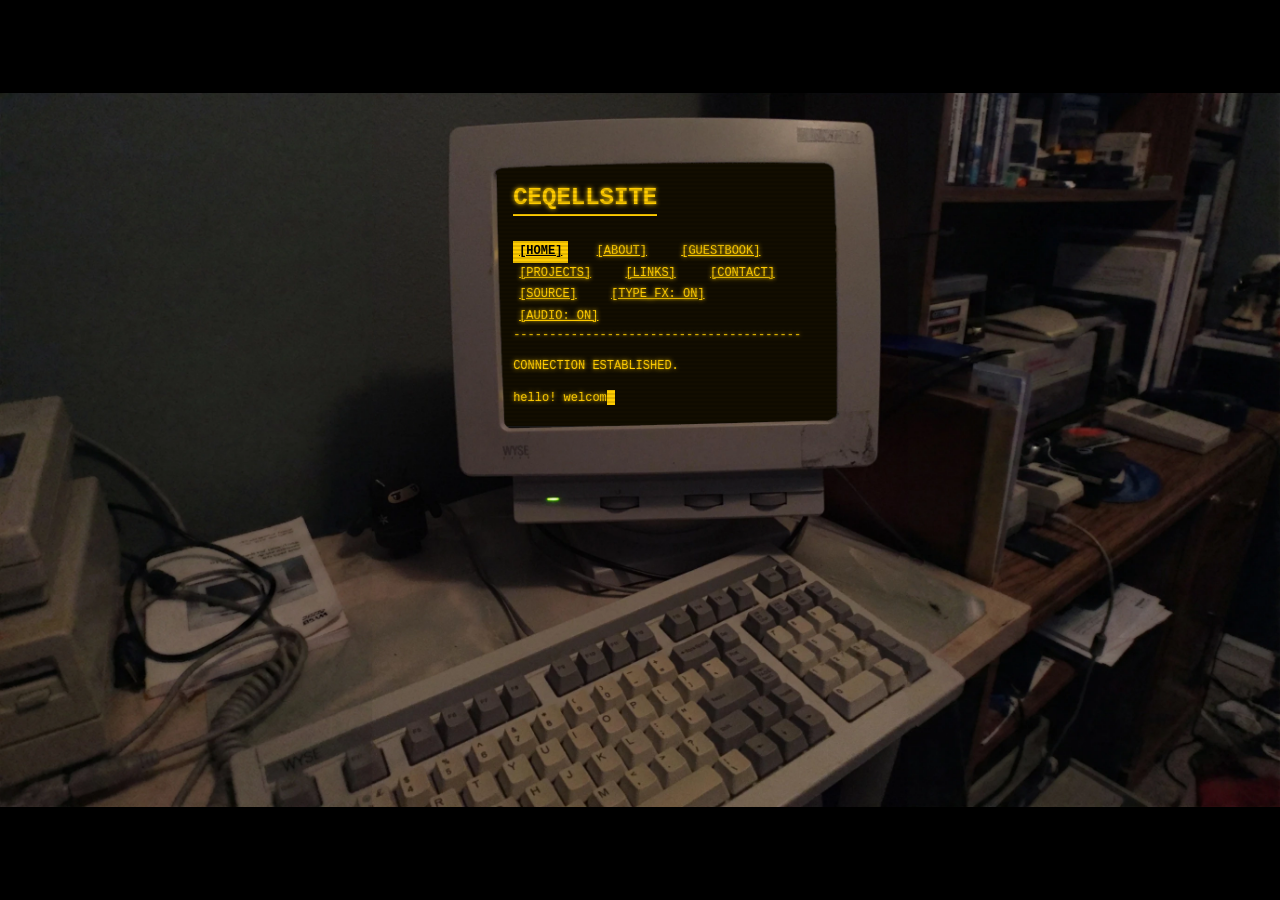
<file: index.html>
<!--
Copyright 2026 Ceqell

Licensed under the Apache License, Version 2.0 (the "License");
you may not use this file except in compliance with the License.
You may obtain a copy of the License at

    http://www.apache.org/licenses/LICENSE-2.0

Unless required by applicable law or agreed to in writing, software
distributed under the License is distributed on an "AS IS" BASIS,
WITHOUT WARRANTIES OR CONDITIONS OF ANY KIND, either express or implied.
See the License for the specific language governing permissions and
limitations under the License.
-->

<!DOCTYPE html>
<html lang="en">
<head>
    <meta charset="UTF-8">
    <meta name="viewport" content="width=device-width, initial-scale=1.0">
    <meta name="description" content="> USER: CEQELL // SYSTEM: ONLINE. welcome to my personal website i cooked up :PP">
    <link rel="icon" href="favicon.ico">
    <link rel="apple-touch-icon" href="cursoramberfinal.png">
    <title>ceqellsite</title>
    <style>
        /* --- RESET & BASE --- */
        * {
            box-sizing: border-box;
            margin: 0;
            padding: 0;
        }

        body {
            background-color: #000;
            height: 100vh;
            width: 100vw;
            overflow: hidden;
            display: flex;
            justify-content: center;
            align-items: center;
            font-family: 'Courier New', Courier, monospace;
        }

        /* --- CUSTOM TEXT SELECTION --- */
        ::selection {
            background-color: #ffcc00; /* The Amber Block */
            color: #000000;            /* The Text turns Black */
        }

        /* Firefox compatibility (optional but good practice) */
        ::-moz-selection {
            background-color: #ffcc00;
            color: #000000;
        }

		/* --- LAYOUT CONTAINER --- */
		.scene-container {
			position: relative;
			width: 100vw;
			height: 100vh;
			display: flex;
			justify-content: center;
			align-items: center;
			overflow: hidden; /* Prevents scrollbars */
		}

        /* The Monitor Overlay (Foreground) */
		.monitor-overlay {
			position: relative; /* Must be positioned for z-index to work */
			z-index: 20;
			width: 100%;
			height: 100%;
			display: block;
			pointer-events: none; /* Allows you to click text "through" the hole if needed */
		}

        /* --- NEW WRAPPER --- */
		.retro-container {
			position: relative;
    
			/* 1. YOUR EXACT IMAGE DIMENSIONS */
			--img-width: 2752; 
			--img-height: 1535;

			/* 2. THE MATH (Keeps the aspect ratio locked) */
			width: min(100vw, calc(100vh * (var(--img-width) / var(--img-height))));
			height: min(100vh, calc(100vw * (var(--img-height) / var(--img-width))));
		}

		/* --- THE MONITOR SCREEN --- */
		.monitor-screen {
			position: absolute;
			z-index: 1;
			overflow: hidden;
    
			/* CALCULATED VALUES FROM YOUR IMAGE */
			top: 9.75%;
			left: 38.53%;
			width: 26.94%;
			height: 37%;

			/* CRT Styling */
			background-color: #1a1a1a;
			border-radius: 2px; /* Slight rounded corner for CRT feel */
		}

        /* --- RETRO AESTHETICS --- */
        :root {
            --amber: #ffcc00; /* Yellowish/gold amber */
            --amber-dim: #997a00;
            --scanline-color: rgba(0, 0, 0, 0.5);
        }

        .crt-content {
            width: 100%;
            height: 100%;
            background-color: #120d00;
            color: var(--amber);
            padding: 20px;
            font-size: 12px;
            line-height: 1.3;
            overflow-y: auto;
            overflow-x: hidden;
            
            text-shadow: 0 0 2px var(--amber-dim), 0 0 5px var(--amber);
            scrollbar-width: thin;
            scrollbar-color: var(--amber) #120d00;
        }

        .crt-content::-webkit-scrollbar {
            width: 8px;
        }
        .crt-content::-webkit-scrollbar-track {
            background: #120d00;
        }
        .crt-content::-webkit-scrollbar-thumb {
            background-color: var(--amber);
            border: 1px solid #120d00;
        }

        /* Scanlines */
        .scanlines {
            position: absolute;
            top: 0;
            left: 0;
            width: 100%;
            height: 100%;
            background: linear-gradient(
                to bottom,
                rgba(255,255,255,0),
                rgba(255,255,255,0) 50%,
                rgba(0,0,0,0.2) 50%,
                rgba(0,0,0,0.2)
            );
            background-size: 100% 4px;
            pointer-events: none;
            z-index: 20;
            opacity: 0.6;
        }

        /* Flicker */
        .flicker {
            position: absolute;
            top: 0;
            left: 0;
            width: 100%;
            height: 100%;
            background: rgba(255, 176, 0, 0.02);
            opacity: 0;
            z-index: 21;
            pointer-events: none;
            animation: flicker 0.15s infinite;
        }

        @keyframes flicker {
            0% { opacity: 0.02; }
            50% { opacity: 0.05; }
            100% { opacity: 0.02; }
        }

        /* --- CONTENT STYLING --- */
        h1, h2, h3 {
            margin-bottom: 10px;
            text-transform: uppercase;
            border-bottom: 2px solid var(--amber);
            display: inline-block;
        }

        p {
            margin-bottom: 15px;
        }

        .nav-link {
            display: inline-block;
            margin-right: 15px;
            cursor: pointer;
            text-decoration: none;
            color: var(--amber);
            border: 1px solid transparent;
            padding: 2px 5px;
        }

        .nav-link:hover, .nav-link.active {
            background-color: var(--amber);
            color: #000;
            text-shadow: none;
            font-weight: bold;
        }

        .cursor {
            display: inline-block;
            width: 8px;
            height: 15px;
            background-color: var(--amber);
            animation: blink 1s step-end infinite;
            vertical-align: middle;
        }

        @keyframes blink {
            0%, 100% { opacity: 1; }
            50% { opacity: 0; }
        }

        .tab {
            display: inline-block;
            margin-left: 4em;
        }


        /* --- HYPERLINK STYLING --- */
        /* Target all links inside the content area */
        .crt-content a {
            color: #ffcc00;            /* Force Amber color */
            text-decoration: underline; /* Add the underline */
            text-decoration-thickness: 1px; /* Keep it crisp */
            cursor: pointer;
        }

        /* IMPORTANT: Fix the "Visited" link color (stops it turning purple) */
        .crt-content a:visited {
            color: #ffcc00;
        }

        /* Optional: Cool retro hover effect */
        .crt-content a:hover {
            background-color: #ffcc00; /* Amber block */
            color: #000;               /* Black text */
            text-decoration: none;
        }

        /* --- RETRO IMAGE STYLING --- */
        .crt-content img {
           max-width: 100%;       /* Prevent it from overflowing the screen */
           height: auto;          /* Maintain aspect ratio */
            display: block;        /* Put it on its own line */
          margin: 15px 0;        /* Space above and below */
          border: 2px solid #ffcc00; /* Amber border */

           /* THE MAGIC FILTER: Turns any image into "Amber Monochrome" */
           filter: grayscale(100%) sepia(100%) hue-rotate(5deg) saturate(400%) contrast(1.2);
    
          /* Optional: Add a subtle glow to the image too */
           box-shadow: 0 0 5px rgba(255, 204, 0, 0.5);

           /* Authentic "Low Res" look */
            image-rendering: pixelated; 
        }

        /* --- TEXT WRAPPING STYLES --- */
        .crt-content img.float-right {
           float: right;             /* The magic command */
           margin: 5px 0 15px 20px; /* Adds breathing room to the Right and Bottom */
           max-width: 40%;          /* Keep it small enough for text to fit next to it */
           display: inline;         /* Let it sit with text */
    
           /* Keep the retro border/filter from your main img rule */
          /* If you want to tweak it specifically for these small ones, add overrides here */
        }

        .crt-content img.float-left {
           float: left;             /* The magic command */
           margin: 5px 20px 15px 0; /* Adds breathing room to the Right and Bottom */
           max-width: 40%;          /* Keep it small enough for text to fit next to it */
           display: inline;         /* Let it sit with text */
    
           /* Keep the retro border/filter from your main img rule */
          /* If you want to tweak it specifically for these small ones, add overrides here */
        }

        figure.float-right {
          float: right;
          clear: right; /* Forces this image to drop below any previous right-floated images */
           margin: 5px 0 15px 20px; /* Space on right */
           max-width: 40%;
           
          display: table; /* Helps constrain width to image size */
        }

        figure.float-left {
         float: left;
         clear: left; /* Forces this image to drop below any previous left-floated images */
         margin: 5px 20px 15px 0; /* Space on left */
         max-width: 40%;
         
         display: table;
        }

        /* Style the image INSIDE the figure */
        figure img {
            width: 100%; /* Fill the figure container */
         height: auto;
         display: block;
         border: 2px solid #ffcc00; /* Your retro border */
            
         /* YOUR RETRO FILTER (Moved here) */ 
         filter: grayscale(100%) sepia(100%) hue-rotate(5deg) saturate(400%) contrast(1.2);
         box-shadow: 0 0 5px rgba(255, 204, 0, 0.5);
         image-rendering: pixelated; 
        }

        /* Style the Caption Text */
        figcaption {
         caption-side: bottom;
         color: #ffcc00;
         font-size: 0.9em; /* Slightly smaller than body text */
         padding-top: 5px;
         font-style: italic;
         text-align: center; /* Or 'left' if you prefer */
        }

        /* Optional: Clearfix (Prevents the next section from overlapping if text is too short) */
        .clearfix::after {
         content: "";
          clear: both;
          display: table;
        }


        /* Centering for images */
        .center { 
            display: block; 
            margin-left: auto; 
            margin-right: auto; 
            width: 50%; 
        } 

        /* --- RESPONSIVE MOBILE TWEAKS --- */
        @media (max-width: 768px) {
            /* TABLETS & LARGE PHONES */
    
            .crt-content {
                font-size: 11px; /* Courier New is wide, so we need to go small */
                padding: 10px;   /* Less padding = more room for text */
                line-height: 1.1;
            }

            .nav-link {
                margin-right: 5px;
                padding: 2px 2px;
                font-size: 10px; /* Navigation needs to be even smaller to fit */
            }

            h1 {
                font-size: 1.2em;
                margin-bottom: 5px;
            }
    
            /* Force images to stack on mobile (no room for side-by-side) */
            figure.float-right, figure.float-left {
                float: none;
                max-width: 80%; /* Let images take up most of the width */
                margin: 10px auto; /* Center them */
                display: block;
            }
        }

        /* --- SMALL PHONES (Portrait Mode) --- */
        @media (max-width: 480px) {

            /* 1. Enable Scrolling on the parent container */
            .scene-container {
                overflow: auto; /* Auto = Show scrollbars if image is too big */
                justify-content: flex-start; /* Align left so you scroll to the right */
                align-items: center; /* Keep it vertically centered */
            }

            /* 2. Size the monitor by Height, not Width */
            .retro-container {
                /* Make the monitor take up 55% of the screen height */
                height: 55vh; 
        
                /* Calculate the width naturally based on that height (No Squishing!) */
                width: calc(55vh * (var(--img-width) / var(--img-height)));
        
                /* Prevent flexbox from crushing it */
                flex-shrink: 0;
        
                /* Center it horizontally in the scroll area */
                margin: 0 auto;
            }

            /* 3. Text Sizing */
            .crt-content {
                /* Since the monitor is bigger now (zoomed in), we can bump the text up slightly */
                font-size: 10px; 
                padding: 5px;   
                line-height: 1.1; 
            }

            .nav-link {
                display: inline-block; 
                margin-right: 5px;
                font-size: 10px;
            }
    
            h1 {
                font-size: 1.2em;
            }
        }

        /* --- GUESTBOOK STYLING --- */
        .retro-form {
            margin-top: 15px;
            border: 1px dashed var(--amber);
            padding: 10px;
        }

        .retro-input, .retro-textarea {
            background-color: #000;
            color: var(--amber);
            border: 1px solid var(--amber);
            font-family: 'Courier New', Courier, monospace;
            font-size: 12px;
            padding: 5px;
            width: 100%;
            margin-bottom: 10px;
            outline: none;
            box-shadow: 0 0 5px rgba(255, 204, 0, 0.2);
        }

        .retro-textarea {
            resize: none;
            height: 60px;
        }

        .retro-input:focus, .retro-textarea:focus {
            background-color: #120d00;
            box-shadow: 0 0 8px var(--amber);
        }

        .retro-button {
            background-color: #000;
            color: var(--amber);
            border: 1px solid var(--amber);
            font-family: inherit;
            cursor: pointer;
            padding: 5px 15px;
            text-transform: uppercase;
        }

        .retro-button:hover {
            background-color: var(--amber);
            color: #000;
            font-weight: bold;
        }

        .guestbook-entry {
            margin-top: 15px;
            border-bottom: 1px dotted var(--amber-dim);
            padding-bottom: 5px;
        }

        .entry-meta {
            font-size: 0.9em;
            opacity: 0.8;
            margin-bottom: 3px;
        }

        /* --- 88x31 BUTTON GRID --- */
        .button-grid {
            display: flex;
            flex-wrap: wrap;
            gap: 5px; /* Space between buttons */
            margin-top: 15px;
            margin-bottom: 15px;
        }

        .button-grid img {
            width: 88px;
            height: 31px;
            margin: 0; /* Override your default img margin */
            border: 1px solid var(--amber-dim); /* Subtle border */
            /* NOTE: Your global img filter will automatically turn these amber! */
        }

        .button-grid a:hover {
            background-color: transparent; /* Prevent the amber block hover effect on images */
        }

        .button-grid a:hover img {
            border-color: var(--amber);
            box-shadow: 0 0 8px var(--amber);
        }

        .code-box {
            background-color: #000;
            color: var(--amber);
            border: 1px dashed var(--amber);
            padding: 5px;
            font-family: inherit;
            font-size: 10px;
            width: 100%;
            resize: none;
            height: 50px;
            margin-top: 5px;
        }
    </style>
</head>
<body>

	<audio id="bg-audio" src="computer_hum.mp3"></audio>

    <audio id="click-audio" src="mouse_click.mp3" preload="auto"></audio>

    <div class="scene-container" id="scene-container">
        <div class="retro-container">
			<!-- The Interactive Monitor Screen -->
			<div class="monitor-screen" id="monitor-box">
				<div class="scanlines"></div>
				<div class="flicker"></div>
            
				<div class="crt-content">
					<div id="header-area">
						<div>OS: WEBKIT_KERNEL_V4.2</div>
						<div>MEM: 64KB OK</div>
						<div><br></div>
						<h1>ceqellsite</h1>
						<div><br></div>
						<nav>
							<a class="nav-link active" data-target="home" onclick="navigate('home')">[HOME]</a>
							<a class="nav-link" data-target="about" onclick="navigate('about')">[ABOUT]</a>
                            <a class="nav-link" data-target="guestbook" onclick="navigate('guestbook')">[GUESTBOOK]</a>
							<a class="nav-link" data-target="projects" onclick="navigate('projects')">[PROJECTS]</a>
                            <a class="nav-link" data-target="links" onclick="navigate('links')">[LINKS]</a>
							<a class="nav-link" data-target="contact" onclick="navigate('contact')">[CONTACT]</a>
                            <a class="nav-link" data-target="sourcecode" onclick="navigate('sourcecode')">[SOURCE]</a>

                            <a class="nav-link" id="anim-toggle" onclick="toggleAnimation()">[TYPE_FX: ON]</a>
                            <a class="nav-link" id="audio-toggle" onclick="toggleAudio()">[AUDIO: ON]</a>
						</nav>
						<div>----------------------------------------</div>
						<div><br></div>
					</div>

                <div id="content-display"></div>
            </div>
        </div>

			<!-- The Monitor Overlay -->
			<img class="monitor-overlay" src="computerscreen.webp" alt="Retro Monitor Overlay">
		</div>
    </div>
	
    <script>

        /* --- AUDIO SYSTEM --- */
        const humAudio = document.getElementById("bg-audio");
        const clickSource = "mouse_click.mp3"; 

        // 1. SETUP BACKGROUND HUM
        const baseVolume = 0.5; // The normal volume level
        humAudio.volume = baseVolume; 

        /* --- AUDIO TOGGLE SYSTEM --- */
        let isAudioEnabled = true; // Default to ON

        function toggleAudio() {
            isAudioEnabled = !isAudioEnabled; // Flip state

            // 1. Update Button Text
            const btn = document.getElementById('audio-toggle');
            btn.innerText = isAudioEnabled ? "[AUDIO: ON]" : "[AUDIO: OFF]";

            // 2. Handle Background Hum
            // We use .muted instead of .pause so the loop keeps running silently
            humAudio.muted = !isAudioEnabled; 

            // 3. Play a confirmation click (only if we just turned it ON)
            if (isAudioEnabled) playClickSound();
        }

        // Custom Loop: When finished, go back to 10s
        humAudio.addEventListener('ended', function() {
            this.currentTime = 10; 
            this.play();           
        });

        // Attempt Auto-play
        const playPromise = humAudio.play();
        if (playPromise !== undefined) {
            playPromise.catch(error => {
                // If blocked, wait for first interaction
               document.addEventListener('click', () => {
                   humAudio.play();
               }, { once: true });
          });
       }

      /* --- NEW: FADE OUT ON TAB SWITCH --- */
      let fadeTimer;

      function fadeAudio(targetVolume) {
          // Clear any currently running fade to prevent "fighting"
          if (fadeTimer) clearInterval(fadeTimer);

          fadeTimer = setInterval(() => {
              let current = humAudio.volume;

              // If we are close enough to the target, snap to it and stop
              if (Math.abs(current - targetVolume) < 0.02) {
                  humAudio.volume = targetVolume;
                  clearInterval(fadeTimer);
              } else {
                  // Otherwise, move volume towards target by 0.02 step
                  if (current > targetVolume) {
                      humAudio.volume = Math.max(0, current - 0.02);
                  } else {
                      humAudio.volume = Math.min(baseVolume, current + 0.02);
                  }
              }
          }, 50); // Run every 50ms for a smooth fade
      }

        // 2. SETUP CLICK SOUNDS
        function playClickSound() {
            // We create a new Audio object for every click so they can overlap 
            // (if the user clicks fast, it won't cut off the previous sound)
            // Only play if audio is enabled!
            if (isAudioEnabled) {
                const sound = new Audio(clickSource);
                sound.volume = 0.3;
                sound.play();
            }
        }

        document.addEventListener("visibilitychange", () => {
          if (document.hidden) {
              fadeAudio(0); // Tab hidden? Fade to 0
          } else {
              fadeAudio(baseVolume); // Tab back? Fade to 0.5
          }
      });

        // Attach click sound to all nav links
        document.addEventListener('click', function(e) {
        // Check if the clicked element (or its parent) is an <a> tag
            if (e.target.closest('a')) {
                playClickSound();
            }
        });

       /* --- ANIMATION TOGGLE SYSTEM --- */
        let isAnimEnabled = true; 
        let currentPageId = 'home'; // NEW: Track the current page

      function toggleAnimation() {
            isAnimEnabled = !isAnimEnabled; // Flip the state
        
            // Update the button text
            const btn = document.getElementById('anim-toggle');
            btn.innerText = isAnimEnabled ? "[FX: ON]" : "[FX: OFF]";
        
            // Optional: Play click sound
            playClickSound();

            // NEW LOGIC: If we just turned it OFF, reload the page instantly
            if (!isAnimEnabled) {
                // Because isAnimEnabled is now false, calling this will 
                // trigger the "Instant Load" logic we wrote earlier.
                navigate(currentPageId);
            }

        }

        // --- CONTENT LOGIC ---
        const pages = {
            home: `CONNECTION ESTABLISHED.
            <br><br>
            hello! welcome to my website.<br>
            Use the navigation bar at the top to explore pages.
            <br><br>
            DATE: ${new Date().toLocaleDateString()}<br><br>
            
            <img src="./coolgifs/netscape.gif">`,
            about: `> LOAD BIO.HTML<br><br>
            <figure class="center" style="width: 100px;"><img src="ceqell.webp" alt="User Profile Picture"><figcaption>Hello, I'm Ceqell!</figcaption></figure><br>
            <figure class="float-right" style="width: 125px;"><img src="ceqellposter.webp" alt="My John D. Ceqell for Retro Dev Administrator campaign poster back in 2025"><figcaption>My John D. Ceqell for <a href="https://retro-dev.fandom.com/wiki/Administrators">Retro Dev Administrator</a> campaign poster I drew myself in <a href="https://www.aseprite.org/">Aseprite</a> back in 2025</figcaption></figure><br>
            Up until 2021-2022, I still used our old samsung family laptop which we considered our only computer that had an old 
            intel and 2GB of DDR3 to play mostly roblox games, and growing up in rural Thailand you're always surrounded by old and retro tech. So yeah, I kinda grew up to love these kinds
            of old, retro and vintage machines and software made way before I was even concieved. I always like breaking apart toys and other electronics and seeing how they all work with all the 
            circuit wires and what not, tinkering and then eventually making things as I grew older, it's been a nice journey so far.
            <br><br>
            STUFF I DO:<br>
            * HTML / CSS / JS<br>
            * ELECTRONICS<br>
            * SYSTEM ARCHITECTURE<br>
            * UNIX-LIKE OPERATING SYSTEMS<br>
            <figure><img src="mint1.webp" alt="mint1"></figure>
            <figure><img src="mint2.webp" alt="mint2"><figcaption>My Linux Mint 22.1 Xfce desktop</figcaption></figure><br>`,
            projects: `> LIST PROJECTS_DIR/<br><br>

            * <a href="https://github.com/Ceqell/pdf-duplicator-combiner" target="_blank" rel="noopener noreferrer">PDF-DUPLICATOR-COMBINER</a><br>
            Tool to duplicate the pages in the PDF files for free and can be used offline.<br><br>

            * <a href="https://github.com/Ceqell/rng-custom-mapper" target="_blank" rel="noopener noreferrer">RNG-CUSTOM-MAPPER</a><br>
            A lightweight, client-side tool to generate random number sequences and instantly map them to custom outputs.<br><br>
            
            * <a href="https://ceqell.me/pdf2png" target="_blank" rel="noopener noreferrer">PDF TO PNG TOOL</a><br>
            Convert PDF into high resolution PNGs.<br><br>`,
            contact: `> OPEN MAIL_CLIENT<br><br>

            EMAIL: <a href="mailto:ceqell@ceqell.me">ceqell@ceqell.me</a><br>
            GITHUB: <a href="https://github.com/Ceqell" target="_blank">https://github.com/Ceqell</a><br><br>

            TRANSMISSION END.<br>`,
            sourcecode: `> OPEN SRC.TXT<br><br>

            THIS WEBSITE IS LICENSED UNDER THE APACHE LICENSE 2.0.<br>
            THE SOURCE CODE AND LICENSE TEXT OF WHICH, CAN BE VIEWED HERE:<br><br>
            <a href="https://github.com/Ceqell/ceqell" class="tab" target="_blank">https://github.com/Ceqell/ceqell</a><br>`,
            guestbook: `> OPEN GUESTBOOK.EXE<br><br>
            Leave a message for the sysop.<br>
    
            <div class="retro-form">
                <input type="text" id="gb-name" class="retro-input" placeholder="ENTER NAME..." maxlength="20" autocomplete="off">
                <textarea id="gb-msg" class="retro-textarea" placeholder="ENTER MESSAGE..." maxlength="150"></textarea>
                <button class="retro-button" onclick="submitGuestbook()">[ SUBMIT ]</button>
                <span id="gb-status" style="margin-left: 10px;"></span>
            </div>

            <br>> READING SECTORS...
            <div id="guestbook-list">
                <!-- Entries will load here -->
            </div>`,
            links: `> OPEN NETWORK_LINKS.TXT<br><br>
            
            <div class="button-grid">
                <!-- Replace the hrefs and srcs with actual sites you like! -->
                <a href="https://neo-neighborhoods.neocities.org/" target="_blank"><img src="https://neo-neighborhoods.neocities.org/images/neobutton.gif" alt="Neocities"></a>
                <a href="https://frutigeraeroarchive.org/"><img src="https://frutigeraeroarchive.org/images/buttons/frutigeraeroarchive_button_alt.png" alt="Frutiger Aero Archive"></a>
                <a href="https://frutiger-aero.neocities.org/" target="_blank"><img src="https://frutiger-aero.neocities.org/img/Button.png" alt="frutigeraero"></a>
                <a href="https://bettysgraphics.neocities.org/" target="_blank"><img src="coolgifs/bettysgraphics.gif" alt="betty"></a>
            </div>

            <br>----------------------------------------<br><br>
            
            > ADD MY NODE TO YOUR SYSTEM:<br>
            COPY THE EXECUTABLE CODE BELOW:<br>
            <div style="margin: 15px 0;">
            <img src="coolgifs/ceqellbanner2.gif" alt="My Banner Preview" width="88" height="31" style="margin: 0 auto;">
            </div>
            <textarea class="code-box" readonly><a href="https://ceqell.me" target="_blank"><img src="https://ceqell.me/ceqellbanner2.gif" alt="ceqellsite" width="88" height="31"></a></textarea>
            `
        };

        const displayElement = document.getElementById('content-display');
    let currentTimeout; // To track and stop typing if user switches pages

    // The "Smart" Typing Function
    function typeHTML(htmlText) {
        let i = 0;
        let currentHTML = ''; // <-- NEW: Store the pristine HTML here
        displayElement.innerHTML = '<span class="cursor"></span>'; 

        function type() {
            if (i < htmlText.length) {
                let char = htmlText.charAt(i);

                // --- SMART SCROLL CHECK ---
                const container = document.querySelector('.crt-content');
                const shouldAutoScroll = (container.scrollHeight - container.scrollTop - container.clientHeight) < 50;

                // --- TYPING LOGIC ---
                if (char === '<') {
                    let tag = '';
                    while (htmlText.charAt(i) !== '>' && i < htmlText.length) {
                        tag += htmlText.charAt(i);
                        i++;
                    }
                    tag += '>'; 
                    i++; 
                    
                    // Update our pristine string, THEN write to DOM
                    currentHTML += tag;
                    displayElement.innerHTML = currentHTML + '<span class="cursor"></span>';
                    
                    type(); // Recursive call (don't wait)
                } 
                else {
                    // Update our pristine string, THEN write to DOM
                    currentHTML += char;
                    i++;
                    displayElement.innerHTML = currentHTML + '<span class="cursor"></span>';
                    
                    // --- APPLY SCROLL ---
                    if (shouldAutoScroll) {
                        container.scrollTop = container.scrollHeight;
                    }

                    currentTimeout = setTimeout(type, 15);
                }
            } else {
                // The text has finished typing entirely!
                if (currentPageId === 'guestbook') {
                    loadGuestbookEntries();
                }
            }
        }
        type();
    }

    /* --- UPDATED NAVIGATION FUNCTION --- */
    function navigate(pageId) {
        currentPageId = pageId;
        // 1. Update Links (Active State)
        const links = document.querySelectorAll('.nav-link');
        links.forEach(link => {
            // Don't mess with the FX button's active state, only page links
            if (link.id !== 'anim-toggle') {
                if (link.dataset.target === pageId) link.classList.add('active');
                else link.classList.remove('active');
            }
        });

        // 2. Clear any running typing loop immediately
        if (currentTimeout) clearTimeout(currentTimeout);

        // 3. Load Content
        if (pages[pageId]) {
            if (isAnimEnabled) {
                // OPTION A: Typing Animation (Old Way)
                typeHTML(pages[pageId]);
            } else {
                // OPTION B: Instant Load (New Way)
                // Just dump the text + cursor immediately
                displayElement.innerHTML = pages[pageId] + '<span class="cursor"></span>';
                
                // Force scroll to bottom to match the typing behavior behavior
                const container = document.querySelector('.crt-content');
                container.scrollTop = container.scrollHeight;
                if (currentPageId === 'guestbook') {
                    loadGuestbookEntries();
                }
            }
        }
    }

    window.onload = function() {
        navigate('home');
    };

    // --- GUESTBOOK LOGIC ---
    async function loadGuestbookEntries() {
        const list = document.getElementById('guestbook-list');
        if (!list) return;

        try {
            const response = await fetch('/api/guestbook');
            const entries = await response.json();
        
            list.innerHTML = ''; // Clear loading text
        
            if (entries.length === 0) {
                list.innerHTML = 'NO RECORDS FOUND.';
                return;
            }

            entries.forEach(entry => {
                // Format the date
                const dateStr = new Date(entry.timestamp).toLocaleDateString();
            
                // Prevent XSS attacks by creating text nodes
                const div = document.createElement('div');
                div.className = 'guestbook-entry';
            
                const meta = document.createElement('div');
                meta.className = 'entry-meta';
                meta.innerText = `USER: ${entry.name} | DATE: ${dateStr}`;
            
                const msg = document.createElement('div');
                msg.innerText = `> ${entry.message}`;
            
                div.appendChild(meta);
                div.appendChild(msg);
                list.appendChild(div);
            });
        } catch (e) {
            list.innerHTML = 'ERROR: UNABLE TO ESTABLISH CONNECTION TO DATABASE SERVER.';
        }
    }

    async function submitGuestbook() {
        const nameInput = document.getElementById('gb-name');
        const msgInput = document.getElementById('gb-msg');
        const status = document.getElementById('gb-status');

        const name = nameInput.value.trim();
        const message = msgInput.value.trim();

        if (!name || !message) {
            status.innerText = "ERR: MISSING PARAMETERS";
            setTimeout(() => status.innerText = "", 2000);
            return;
        }

        status.innerText = "TRANSMITTING...";

        try {
            const response = await fetch('/api/guestbook', {
                method: 'POST',
                headers: { 'Content-Type': 'application/json' },
                body: JSON.stringify({ name, message })
            });

            if (response.ok) {
                status.innerText = "ACK RECEIVED.";
                nameInput.value = '';
                msgInput.value = '';
                // Reload the entries to show the new one
                loadGuestbookEntries();
                setTimeout(() => status.innerText = "", 3000);
            } else {
                status.innerText = "ERR: SERVER REJECTED.";
            }
        } catch (e) {
            status.innerText = "ERR: TX FAILED.";
        }
    }

    </script>
	
</body>
</html>
</file>
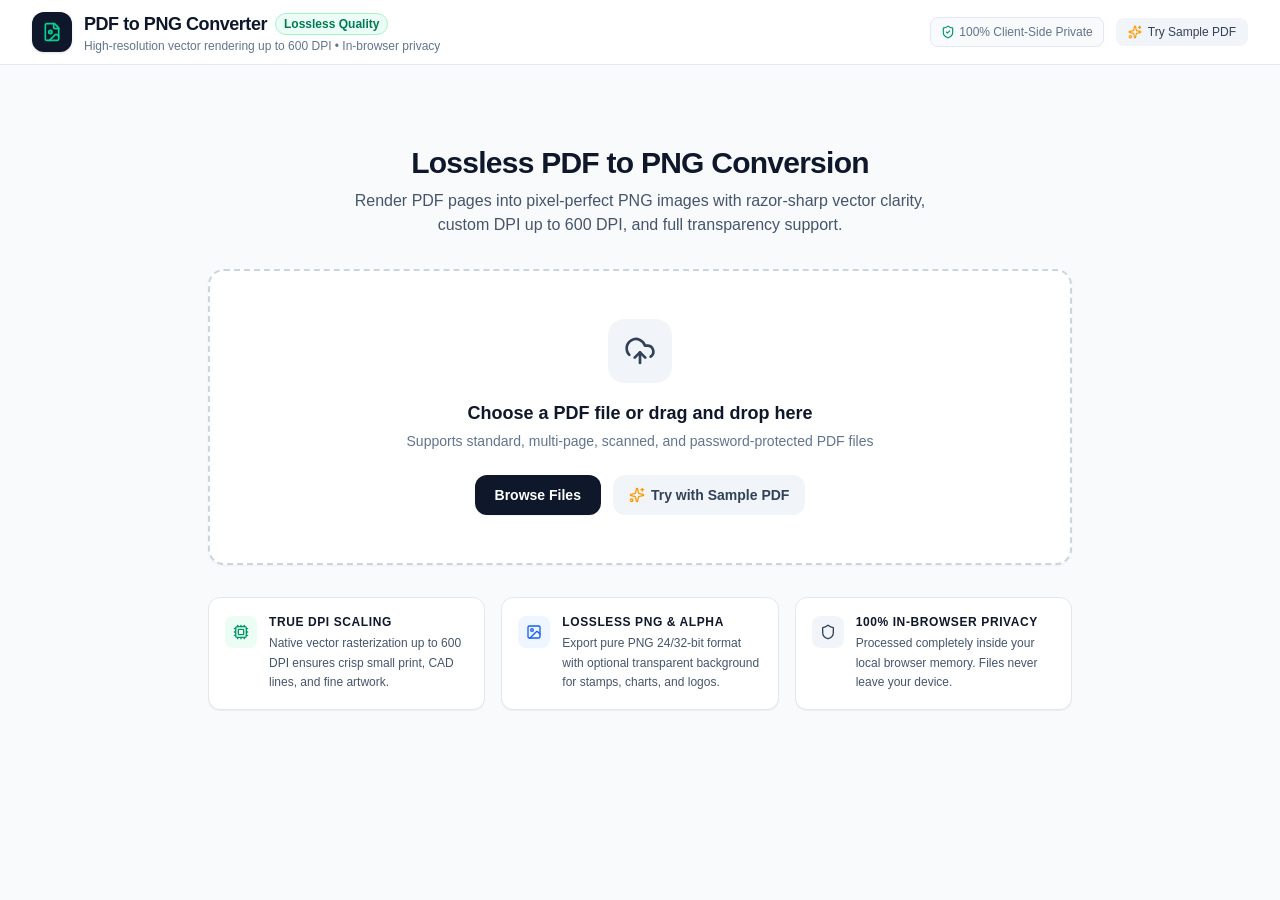
<file: deprecated_pdf2png/index.html>
<!doctype html>
<html lang="en">
  <head>
    <meta charset="UTF-8" />
    <meta name="viewport" content="width=device-width, initial-scale=1.0" />
    <title>PDF to PNG Converter</title>
    <meta name="description" content="High-resolution, lossless in-browser PDF to PNG converter with custom DPI and batch export." />
    <meta property="og:title" content="PDF to PNG Converter" />
    <meta property="og:description" content="High-resolution, lossless in-browser PDF to PNG converter with custom DPI and batch export." />
    <meta property="og:type" content="website" />
    <meta name="twitter:card" content="summary_large_image" />
    <script type="module" crossorigin src="./assets/index-DgwVWb3A.js"></script>
    <link rel="stylesheet" crossorigin href="./assets/index-Ojx9QfQe.css">
  </head>
  <body>
    <div id="root"></div>
  </body>
</html>
</file>
<file: deprecated_pdf2png/assets/index-Ojx9QfQe.css>
/*! tailwindcss v4.3.3 | MIT License | https://tailwindcss.com */@layer properties{@supports (((-webkit-hyphens:none)) and (not (margin-trim:inline))) or ((-moz-orient:inline) and (not (color:rgb(from red r g b)))){*,:before,:after,::backdrop{--tw-translate-x:0;--tw-translate-y:0;--tw-translate-z:0;--tw-rotate-x:initial;--tw-rotate-y:initial;--tw-rotate-z:initial;--tw-skew-x:initial;--tw-skew-y:initial;--tw-space-y-reverse:0;--tw-space-x-reverse:0;--tw-border-style:solid;--tw-leading:initial;--tw-font-weight:initial;--tw-tracking:initial;--tw-shadow:0 0 #0000;--tw-shadow-color:initial;--tw-shadow-alpha:100%;--tw-inset-shadow:0 0 #0000;--tw-inset-shadow-color:initial;--tw-inset-shadow-alpha:100%;--tw-ring-color:initial;--tw-ring-shadow:0 0 #0000;--tw-inset-ring-color:initial;--tw-inset-ring-shadow:0 0 #0000;--tw-ring-inset:initial;--tw-ring-offset-width:0px;--tw-ring-offset-color:#fff;--tw-ring-offset-shadow:0 0 #0000;--tw-outline-style:solid;--tw-blur:initial;--tw-brightness:initial;--tw-contrast:initial;--tw-grayscale:initial;--tw-hue-rotate:initial;--tw-invert:initial;--tw-opacity:initial;--tw-saturate:initial;--tw-sepia:initial;--tw-drop-shadow:initial;--tw-drop-shadow-color:initial;--tw-drop-shadow-alpha:100%;--tw-drop-shadow-size:initial;--tw-backdrop-blur:initial;--tw-backdrop-brightness:initial;--tw-backdrop-contrast:initial;--tw-backdrop-grayscale:initial;--tw-backdrop-hue-rotate:initial;--tw-backdrop-invert:initial;--tw-backdrop-opacity:initial;--tw-backdrop-saturate:initial;--tw-backdrop-sepia:initial;--tw-duration:initial;--tw-ease:initial;--tw-scale-x:1;--tw-scale-y:1;--tw-scale-z:1}}}@layer theme{:root,:host{--font-sans:-apple-system, BlinkMacSystemFont, "Segoe UI", Roboto, "Helvetica Neue", "Noto Sans", Arial, sans-serif, "Apple Color Emoji", "Segoe UI Emoji", "Segoe UI Symbol", "Noto Color Emoji";--font-mono:ui-monospace, SFMono-Regular, Menlo, Monaco, Consolas, "Liberation Mono", "Courier New", monospace;--color-red-50:oklch(97.1% .013 17.38);--color-red-100:oklch(93.6% .032 17.717);--color-red-600:oklch(57.7% .245 27.325);--color-amber-50:oklch(98.7% .022 95.277);--color-amber-200:oklch(92.4% .12 95.746);--color-amber-400:oklch(82.8% .189 84.429);--color-amber-500:oklch(76.9% .188 70.08);--color-amber-600:oklch(66.6% .179 58.318);--color-amber-700:oklch(55.5% .163 48.998);--color-amber-800:oklch(47.3% .137 46.201);--color-emerald-50:oklch(97.9% .021 166.113);--color-emerald-100:oklch(95% .052 163.051);--color-emerald-200:oklch(90.5% .093 164.15);--color-emerald-400:oklch(76.5% .177 163.223);--color-emerald-500:oklch(69.6% .17 162.48);--color-emerald-600:oklch(59.6% .145 163.225);--color-emerald-700:oklch(50.8% .118 165.612);--color-emerald-800:oklch(43.2% .095 166.913);--color-emerald-950:oklch(26.2% .051 172.552);--color-blue-50:oklch(97% .014 254.604);--color-blue-400:oklch(70.7% .165 254.624);--color-blue-600:oklch(54.6% .245 262.881);--color-rose-50:oklch(96.9% .015 12.422);--color-rose-200:oklch(89.2% .058 10.001);--color-rose-400:oklch(71.2% .194 13.428);--color-rose-600:oklch(58.6% .253 17.585);--color-slate-50:oklch(98.4% .003 247.858);--color-slate-100:oklch(96.8% .007 247.896);--color-slate-200:oklch(92.9% .013 255.508);--color-slate-300:oklch(86.9% .022 252.894);--color-slate-400:oklch(70.4% .04 256.788);--color-slate-500:oklch(55.4% .046 257.417);--color-slate-600:oklch(44.6% .043 257.281);--color-slate-700:oklch(37.2% .044 257.287);--color-slate-800:oklch(27.9% .041 260.031);--color-slate-900:oklch(20.8% .042 265.755);--color-slate-950:oklch(12.9% .042 264.695);--color-white:#fff;--spacing:.25rem;--container-sm:24rem;--container-md:28rem;--container-xl:36rem;--container-4xl:56rem;--container-7xl:80rem;--text-xs:.75rem;--text-xs--line-height:calc(1 / .75);--text-sm:.875rem;--text-sm--line-height:calc(1.25 / .875);--text-base:1rem;--text-base--line-height: 1.5 ;--text-lg:1.125rem;--text-lg--line-height:calc(1.75 / 1.125);--text-2xl:1.5rem;--text-2xl--line-height:calc(2 / 1.5);--text-3xl:1.875rem;--text-3xl--line-height: 1.2 ;--font-weight-medium:500;--font-weight-semibold:600;--font-weight-bold:700;--font-weight-extrabold:800;--tracking-tight:-.025em;--tracking-wider:.05em;--leading-relaxed:1.625;--radius-sm:.25rem;--radius-md:.375rem;--radius-lg:.5rem;--radius-xl:.75rem;--radius-2xl:1rem;--ease-out:cubic-bezier(0, 0, .2, 1);--animate-spin:spin 1s linear infinite;--blur-xs:4px;--default-transition-duration:.15s;--default-transition-timing-function:cubic-bezier(.4, 0, .2, 1);--default-font-family:var(--font-sans);--default-mono-font-family:var(--font-mono)}}@layer base{*,:after,:before,::backdrop{box-sizing:border-box;border:0 solid;margin:0;padding:0}::file-selector-button{box-sizing:border-box;border:0 solid;margin:0;padding:0}html,:host{-webkit-text-size-adjust:100%;-moz-tab-size:4;tab-size:4;line-height:1.5;font-family:var(--default-font-family,-apple-system, BlinkMacSystemFont, "Segoe UI", Roboto, "Helvetica Neue", "Noto Sans", Arial, sans-serif, "Apple Color Emoji", "Segoe UI Emoji", "Segoe UI Symbol", "Noto Color Emoji");font-feature-settings:var(--default-font-feature-settings,normal);font-variation-settings:var(--default-font-variation-settings,normal);-webkit-tap-highlight-color:transparent}hr{height:0;color:inherit;border-top-width:1px}abbr:where([title]){-webkit-text-decoration:underline dotted;text-decoration:underline dotted}h1,h2,h3,h4,h5,h6{font-size:inherit;font-weight:inherit}a{color:inherit;-webkit-text-decoration:inherit;text-decoration:inherit}b,strong{font-weight:bolder}code,kbd,samp,pre{font-family:var(--default-mono-font-family,ui-monospace, SFMono-Regular, Menlo, Monaco, Consolas, "Liberation Mono", "Courier New", monospace);font-feature-settings:var(--default-mono-font-feature-settings,normal);font-variation-settings:var(--default-mono-font-variation-settings,normal);font-size:1em}small{font-size:80%}sub,sup{vertical-align:baseline;font-size:75%;line-height:0;position:relative}sub{bottom:-.25em}sup{top:-.5em}table{text-indent:0;border-color:inherit;border-collapse:collapse}:-moz-focusring:where(:not(iframe)){outline:auto}progress{vertical-align:baseline}summary{display:list-item}ol,ul,menu{list-style:none}img,svg,video,canvas,audio,iframe,embed,object{vertical-align:middle;display:block}img,video{max-width:100%;height:auto}button,input,select,optgroup,textarea{font:inherit;font-feature-settings:inherit;font-variation-settings:inherit;letter-spacing:inherit;color:inherit;opacity:1;background-color:#0000;border-radius:0}::file-selector-button{font:inherit;font-feature-settings:inherit;font-variation-settings:inherit;letter-spacing:inherit;color:inherit;opacity:1;background-color:#0000;border-radius:0}:where(select:is([multiple],[size])) optgroup{font-weight:bolder}:where(select:is([multiple],[size])) optgroup option{padding-inline-start:20px}::file-selector-button{margin-inline-end:4px}::placeholder{opacity:1}@supports (not ((-webkit-appearance:-apple-pay-button))) or (contain-intrinsic-size:1px){::placeholder{color:currentColor}@supports (color:color-mix(in lab,red,red)){::placeholder{color:color-mix(in oklab,currentcolor 50%,transparent)}}}textarea{resize:vertical}::-webkit-search-decoration{-webkit-appearance:none}::-webkit-date-and-time-value{min-height:1lh;text-align:inherit}::-webkit-datetime-edit{display:inline-flex}::-webkit-datetime-edit-fields-wrapper{padding:0}::-webkit-datetime-edit{padding-block:0}::-webkit-datetime-edit-year-field{padding-block:0}::-webkit-datetime-edit-month-field{padding-block:0}::-webkit-datetime-edit-day-field{padding-block:0}::-webkit-datetime-edit-hour-field{padding-block:0}::-webkit-datetime-edit-minute-field{padding-block:0}::-webkit-datetime-edit-second-field{padding-block:0}::-webkit-datetime-edit-millisecond-field{padding-block:0}::-webkit-datetime-edit-meridiem-field{padding-block:0}::-webkit-calendar-picker-indicator{line-height:1}:-moz-ui-invalid{box-shadow:none}button,input:where([type=button],[type=reset],[type=submit]){-webkit-appearance:button;-moz-appearance:button;appearance:button}::file-selector-button{-webkit-appearance:button;-moz-appearance:button;appearance:button}::-webkit-inner-spin-button{height:auto}::-webkit-outer-spin-button{height:auto}[hidden]:where(:not([hidden=until-found])){display:none!important}}@layer components;@layer utilities{.pointer-events-auto{pointer-events:auto}.pointer-events-none{pointer-events:none}.invisible{visibility:hidden}.visible{visibility:visible}.absolute{position:absolute}.fixed{position:fixed}.relative{position:relative}.static{position:static}.sticky{position:sticky}.inset-0{top:0;right:0;bottom:0;left:0}.top-0{top:0}.top-1\/2{top:50%}.right-4{right:calc(var(--spacing) * 4)}.right-5{right:calc(var(--spacing) * 5)}.bottom-5{bottom:calc(var(--spacing) * 5)}.left-4{left:calc(var(--spacing) * 4)}.z-20{z-index:20}.z-30{z-index:30}.z-50{z-index:50}.mx-auto{margin-inline:auto}.mt-0\.5{margin-top:calc(var(--spacing) * .5)}.mt-1{margin-top:var(--spacing)}.mt-2{margin-top:calc(var(--spacing) * 2)}.mt-8{margin-top:calc(var(--spacing) * 8)}.mb-2{margin-bottom:calc(var(--spacing) * 2)}.mb-3{margin-bottom:calc(var(--spacing) * 3)}.mb-8{margin-bottom:calc(var(--spacing) * 8)}.ml-1{margin-left:var(--spacing)}.ml-2{margin-left:calc(var(--spacing) * 2)}.block{display:block}.flex{display:flex}.grid{display:grid}.hidden{display:none}.inline{display:inline}.inline-flex{display:inline-flex}.table{display:table}.h-2{height:calc(var(--spacing) * 2)}.h-3{height:calc(var(--spacing) * 3)}.h-3\.5{height:calc(var(--spacing) * 3.5)}.h-4{height:calc(var(--spacing) * 4)}.h-5{height:calc(var(--spacing) * 5)}.h-6{height:calc(var(--spacing) * 6)}.h-8{height:calc(var(--spacing) * 8)}.h-9{height:calc(var(--spacing) * 9)}.h-10{height:calc(var(--spacing) * 10)}.h-14{height:calc(var(--spacing) * 14)}.h-16{height:calc(var(--spacing) * 16)}.h-full{height:100%}.max-h-\[82vh\]{max-height:82vh}.max-h-\[340px\]{max-height:340px}.max-h-full{max-height:100%}.min-h-\[220px\]{min-height:220px}.min-h-screen{min-height:100vh}.w-3{width:calc(var(--spacing) * 3)}.w-3\.5{width:calc(var(--spacing) * 3.5)}.w-4{width:calc(var(--spacing) * 4)}.w-5{width:calc(var(--spacing) * 5)}.w-6{width:calc(var(--spacing) * 6)}.w-8{width:calc(var(--spacing) * 8)}.w-9{width:calc(var(--spacing) * 9)}.w-10{width:calc(var(--spacing) * 10)}.w-16{width:calc(var(--spacing) * 16)}.w-full{width:100%}.max-w-4xl{max-width:var(--container-4xl)}.max-w-7xl{max-width:var(--container-7xl)}.max-w-\[85vw\]{max-width:85vw}.max-w-\[120px\]{max-width:120px}.max-w-\[150px\]{max-width:150px}.max-w-\[240px\]{max-width:240px}.max-w-full{max-width:100%}.max-w-md{max-width:var(--container-md)}.max-w-sm{max-width:var(--container-sm)}.max-w-xl{max-width:var(--container-xl)}.min-w-0{min-width:0}.flex-1{flex:1}.shrink-0{flex-shrink:0}.origin-center{transform-origin:50%}.-translate-y-1\/2{--tw-translate-y: -50% ;translate:var(--tw-translate-x) var(--tw-translate-y)}.scale-\[1\.008\]{scale:1.008}.transform{transform:var(--tw-rotate-x,) var(--tw-rotate-y,) var(--tw-rotate-z,) var(--tw-skew-x,) var(--tw-skew-y,)}.animate-spin{animation:var(--animate-spin)}.cursor-not-allowed{cursor:not-allowed}.cursor-pointer{cursor:pointer}.grid-cols-1{grid-template-columns:repeat(1,minmax(0,1fr))}.grid-cols-2{grid-template-columns:repeat(2,minmax(0,1fr))}.flex-col{flex-direction:column}.flex-wrap{flex-wrap:wrap}.items-center{align-items:center}.items-start{align-items:flex-start}.justify-between{justify-content:space-between}.justify-center{justify-content:center}.justify-end{justify-content:flex-end}.gap-2{gap:calc(var(--spacing) * 2)}.gap-3{gap:calc(var(--spacing) * 3)}.gap-4{gap:calc(var(--spacing) * 4)}:where(.space-y-2>:not(:last-child)){--tw-space-y-reverse:0;margin-block-start:calc(calc(var(--spacing) * 2) * var(--tw-space-y-reverse));margin-block-end:calc(calc(var(--spacing) * 2) * calc(1 - var(--tw-space-y-reverse)))}:where(.space-y-3>:not(:last-child)){--tw-space-y-reverse:0;margin-block-start:calc(calc(var(--spacing) * 3) * var(--tw-space-y-reverse));margin-block-end:calc(calc(var(--spacing) * 3) * calc(1 - var(--tw-space-y-reverse)))}:where(.space-y-4>:not(:last-child)){--tw-space-y-reverse:0;margin-block-start:calc(calc(var(--spacing) * 4) * var(--tw-space-y-reverse));margin-block-end:calc(calc(var(--spacing) * 4) * calc(1 - var(--tw-space-y-reverse)))}:where(.space-y-6>:not(:last-child)){--tw-space-y-reverse:0;margin-block-start:calc(calc(var(--spacing) * 6) * var(--tw-space-y-reverse));margin-block-end:calc(calc(var(--spacing) * 6) * calc(1 - var(--tw-space-y-reverse)))}:where(.space-x-1>:not(:last-child)){--tw-space-x-reverse:0;margin-inline-start:calc(var(--spacing) * var(--tw-space-x-reverse));margin-inline-end:calc(var(--spacing) * calc(1 - var(--tw-space-x-reverse)))}:where(.space-x-1\.5>:not(:last-child)){--tw-space-x-reverse:0;margin-inline-start:calc(calc(var(--spacing) * 1.5) * var(--tw-space-x-reverse));margin-inline-end:calc(calc(var(--spacing) * 1.5) * calc(1 - var(--tw-space-x-reverse)))}:where(.space-x-2>:not(:last-child)){--tw-space-x-reverse:0;margin-inline-start:calc(calc(var(--spacing) * 2) * var(--tw-space-x-reverse));margin-inline-end:calc(calc(var(--spacing) * 2) * calc(1 - var(--tw-space-x-reverse)))}:where(.space-x-2\.5>:not(:last-child)){--tw-space-x-reverse:0;margin-inline-start:calc(calc(var(--spacing) * 2.5) * var(--tw-space-x-reverse));margin-inline-end:calc(calc(var(--spacing) * 2.5) * calc(1 - var(--tw-space-x-reverse)))}:where(.space-x-3>:not(:last-child)){--tw-space-x-reverse:0;margin-inline-start:calc(calc(var(--spacing) * 3) * var(--tw-space-x-reverse));margin-inline-end:calc(calc(var(--spacing) * 3) * calc(1 - var(--tw-space-x-reverse)))}.self-start{align-self:flex-start}.truncate{text-overflow:ellipsis;white-space:nowrap;overflow:hidden}.overflow-auto{overflow:auto}.overflow-hidden{overflow:hidden}.rounded{border-radius:.25rem}.rounded-2xl{border-radius:var(--radius-2xl)}.rounded-full{border-radius:3.40282e38px}.rounded-lg{border-radius:var(--radius-lg)}.rounded-md{border-radius:var(--radius-md)}.rounded-sm{border-radius:var(--radius-sm)}.rounded-xl{border-radius:var(--radius-xl)}.border{border-style:var(--tw-border-style);border-width:1px}.border-2{border-style:var(--tw-border-style);border-width:2px}.border-3{border-style:var(--tw-border-style);border-width:3px}.border-t{border-top-style:var(--tw-border-style);border-top-width:1px}.border-b{border-bottom-style:var(--tw-border-style);border-bottom-width:1px}.border-dashed{--tw-border-style:dashed;border-style:dashed}.border-amber-200{border-color:var(--color-amber-200)}.border-emerald-200{border-color:var(--color-emerald-200)}.border-emerald-500{border-color:var(--color-emerald-500)}.border-emerald-800{border-color:var(--color-emerald-800)}.border-red-100{border-color:var(--color-red-100)}.border-rose-200{border-color:var(--color-rose-200)}.border-slate-100{border-color:var(--color-slate-100)}.border-slate-200{border-color:var(--color-slate-200)}.border-slate-300{border-color:var(--color-slate-300)}.border-slate-700{border-color:var(--color-slate-700)}.border-slate-800{border-color:var(--color-slate-800)}.border-slate-900{border-color:var(--color-slate-900)}.border-white{border-color:var(--color-white)}.border-t-transparent{border-top-color:#0000}.bg-amber-50{background-color:var(--color-amber-50)}.bg-blue-50{background-color:var(--color-blue-50)}.bg-emerald-50{background-color:var(--color-emerald-50)}.bg-emerald-50\/50{background-color:#ecfdf580}@supports (color:color-mix(in lab,red,red)){.bg-emerald-50\/50{background-color:color-mix(in oklab,var(--color-emerald-50) 50%,transparent)}}.bg-emerald-100{background-color:var(--color-emerald-100)}.bg-emerald-400{background-color:var(--color-emerald-400)}.bg-emerald-500{background-color:var(--color-emerald-500)}.bg-emerald-600{background-color:var(--color-emerald-600)}.bg-emerald-950\/70{background-color:#002c22b3}@supports (color:color-mix(in lab,red,red)){.bg-emerald-950\/70{background-color:color-mix(in oklab,var(--color-emerald-950) 70%,transparent)}}.bg-red-50{background-color:var(--color-red-50)}.bg-rose-50{background-color:var(--color-rose-50)}.bg-slate-50{background-color:var(--color-slate-50)}.bg-slate-100{background-color:var(--color-slate-100)}.bg-slate-200\/70{background-color:#e2e8f0b3}@supports (color:color-mix(in lab,red,red)){.bg-slate-200\/70{background-color:color-mix(in oklab,var(--color-slate-200) 70%,transparent)}}.bg-slate-300{background-color:var(--color-slate-300)}.bg-slate-800{background-color:var(--color-slate-800)}.bg-slate-900{background-color:var(--color-slate-900)}.bg-slate-900\/30{background-color:#0f172b4d}@supports (color:color-mix(in lab,red,red)){.bg-slate-900\/30{background-color:color-mix(in oklab,var(--color-slate-900) 30%,transparent)}}.bg-slate-900\/80{background-color:#0f172bcc}@supports (color:color-mix(in lab,red,red)){.bg-slate-900\/80{background-color:color-mix(in oklab,var(--color-slate-900) 80%,transparent)}}.bg-slate-950{background-color:var(--color-slate-950)}.bg-slate-950\/60{background-color:#02061899}@supports (color:color-mix(in lab,red,red)){.bg-slate-950\/60{background-color:color-mix(in oklab,var(--color-slate-950) 60%,transparent)}}.bg-slate-950\/80{background-color:#020618cc}@supports (color:color-mix(in lab,red,red)){.bg-slate-950\/80{background-color:color-mix(in oklab,var(--color-slate-950) 80%,transparent)}}.bg-white{background-color:var(--color-white)}.bg-white\/95{background-color:#fffffff2}@supports (color:color-mix(in lab,red,red)){.bg-white\/95{background-color:color-mix(in oklab,var(--color-white) 95%,transparent)}}.object-contain{object-fit:contain}.p-0\.5{padding:calc(var(--spacing) * .5)}.p-1{padding:var(--spacing)}.p-1\.5{padding:calc(var(--spacing) * 1.5)}.p-2{padding:calc(var(--spacing) * 2)}.p-2\.5{padding:calc(var(--spacing) * 2.5)}.p-3{padding:calc(var(--spacing) * 3)}.p-4{padding:calc(var(--spacing) * 4)}.p-6{padding:calc(var(--spacing) * 6)}.p-8{padding:calc(var(--spacing) * 8)}.px-1\.5{padding-inline:calc(var(--spacing) * 1.5)}.px-2{padding-inline:calc(var(--spacing) * 2)}.px-2\.5{padding-inline:calc(var(--spacing) * 2.5)}.px-3{padding-inline:calc(var(--spacing) * 3)}.px-3\.5{padding-inline:calc(var(--spacing) * 3.5)}.px-4{padding-inline:calc(var(--spacing) * 4)}.px-5{padding-inline:calc(var(--spacing) * 5)}.py-0\.5{padding-block:calc(var(--spacing) * .5)}.py-1{padding-block:var(--spacing)}.py-1\.5{padding-block:calc(var(--spacing) * 1.5)}.py-2{padding-block:calc(var(--spacing) * 2)}.py-2\.5{padding-block:calc(var(--spacing) * 2.5)}.py-6{padding-block:calc(var(--spacing) * 6)}.py-8{padding-block:calc(var(--spacing) * 8)}.pt-2{padding-top:calc(var(--spacing) * 2)}.text-center{text-align:center}.text-left{text-align:left}.text-right{text-align:right}.font-mono{font-family:var(--font-mono)}.font-sans{font-family:var(--font-sans)}.text-2xl{font-size:var(--text-2xl);line-height:var(--tw-leading,var(--text-2xl--line-height))}.text-base{font-size:var(--text-base);line-height:var(--tw-leading,var(--text-base--line-height))}.text-sm{font-size:var(--text-sm);line-height:var(--tw-leading,var(--text-sm--line-height))}.text-xs{font-size:var(--text-xs);line-height:var(--tw-leading,var(--text-xs--line-height))}.text-\[10px\]{font-size:10px}.text-\[11px\]{font-size:11px}.leading-relaxed{--tw-leading:var(--leading-relaxed);line-height:var(--leading-relaxed)}.font-bold{--tw-font-weight:var(--font-weight-bold);font-weight:var(--font-weight-bold)}.font-extrabold{--tw-font-weight:var(--font-weight-extrabold);font-weight:var(--font-weight-extrabold)}.font-medium{--tw-font-weight:var(--font-weight-medium);font-weight:var(--font-weight-medium)}.font-semibold{--tw-font-weight:var(--font-weight-semibold);font-weight:var(--font-weight-semibold)}.tracking-tight{--tw-tracking:var(--tracking-tight);letter-spacing:var(--tracking-tight)}.tracking-wider{--tw-tracking:var(--tracking-wider);letter-spacing:var(--tracking-wider)}.text-amber-400{color:var(--color-amber-400)}.text-amber-500{color:var(--color-amber-500)}.text-amber-600{color:var(--color-amber-600)}.text-amber-700{color:var(--color-amber-700)}.text-amber-800{color:var(--color-amber-800)}.text-blue-400{color:var(--color-blue-400)}.text-blue-600{color:var(--color-blue-600)}.text-emerald-400{color:var(--color-emerald-400)}.text-emerald-500{color:var(--color-emerald-500)}.text-emerald-600{color:var(--color-emerald-600)}.text-emerald-700{color:var(--color-emerald-700)}.text-red-600{color:var(--color-red-600)}.text-rose-400{color:var(--color-rose-400)}.text-rose-600{color:var(--color-rose-600)}.text-slate-200{color:var(--color-slate-200)}.text-slate-300{color:var(--color-slate-300)}.text-slate-400{color:var(--color-slate-400)}.text-slate-500{color:var(--color-slate-500)}.text-slate-600{color:var(--color-slate-600)}.text-slate-700{color:var(--color-slate-700)}.text-slate-800{color:var(--color-slate-800)}.text-slate-900{color:var(--color-slate-900)}.text-slate-950{color:var(--color-slate-950)}.text-white{color:var(--color-white)}.uppercase{text-transform:uppercase}.italic{font-style:italic}.line-through{text-decoration-line:line-through}.overline{text-decoration-line:overline}.underline{text-decoration-line:underline}.antialiased{-webkit-font-smoothing:antialiased;-moz-osx-font-smoothing:grayscale}.accent-slate-900{accent-color:var(--color-slate-900)}.opacity-0{opacity:0}.opacity-15{opacity:.15}.opacity-75{opacity:.75}.shadow-2xl{--tw-shadow:0 25px 50px -12px var(--tw-shadow-color,#00000040);box-shadow:var(--tw-inset-shadow),var(--tw-inset-ring-shadow),var(--tw-ring-offset-shadow),var(--tw-ring-shadow),var(--tw-shadow)}.shadow-2xs{--tw-shadow:0 1px var(--tw-shadow-color,#0000000d);box-shadow:var(--tw-inset-shadow),var(--tw-inset-ring-shadow),var(--tw-ring-offset-shadow),var(--tw-ring-shadow),var(--tw-shadow)}.shadow-lg{--tw-shadow:0 10px 15px -3px var(--tw-shadow-color,#0000001a), 0 4px 6px -4px var(--tw-shadow-color,#0000001a);box-shadow:var(--tw-inset-shadow),var(--tw-inset-ring-shadow),var(--tw-ring-offset-shadow),var(--tw-ring-shadow),var(--tw-shadow)}.shadow-md{--tw-shadow:0 4px 6px -1px var(--tw-shadow-color,#0000001a), 0 2px 4px -2px var(--tw-shadow-color,#0000001a);box-shadow:var(--tw-inset-shadow),var(--tw-inset-ring-shadow),var(--tw-ring-offset-shadow),var(--tw-ring-shadow),var(--tw-shadow)}.shadow-sm{--tw-shadow:0 1px 3px 0 var(--tw-shadow-color,#0000001a), 0 1px 2px -1px var(--tw-shadow-color,#0000001a);box-shadow:var(--tw-inset-shadow),var(--tw-inset-ring-shadow),var(--tw-ring-offset-shadow),var(--tw-ring-shadow),var(--tw-shadow)}.shadow-xl{--tw-shadow:0 20px 25px -5px var(--tw-shadow-color,#0000001a), 0 8px 10px -6px var(--tw-shadow-color,#0000001a);box-shadow:var(--tw-inset-shadow),var(--tw-inset-ring-shadow),var(--tw-ring-offset-shadow),var(--tw-ring-shadow),var(--tw-shadow)}.shadow-xs{--tw-shadow:0 1px 2px 0 var(--tw-shadow-color,#0000000d);box-shadow:var(--tw-inset-shadow),var(--tw-inset-ring-shadow),var(--tw-ring-offset-shadow),var(--tw-ring-shadow),var(--tw-shadow)}.ring,.ring-1{--tw-ring-shadow:var(--tw-ring-inset,) 0 0 0 calc(1px + var(--tw-ring-offset-width)) var(--tw-ring-color,currentcolor);box-shadow:var(--tw-inset-shadow),var(--tw-inset-ring-shadow),var(--tw-ring-offset-shadow),var(--tw-ring-shadow),var(--tw-shadow)}.ring-slate-800{--tw-ring-color:var(--color-slate-800)}.outline{outline-style:var(--tw-outline-style);outline-width:1px}.filter{filter:var(--tw-blur,) var(--tw-brightness,) var(--tw-contrast,) var(--tw-grayscale,) var(--tw-hue-rotate,) var(--tw-invert,) var(--tw-saturate,) var(--tw-sepia,) var(--tw-drop-shadow,)}.backdrop-blur-xs{--tw-backdrop-blur:blur(var(--blur-xs));-webkit-backdrop-filter:var(--tw-backdrop-blur,) var(--tw-backdrop-brightness,) var(--tw-backdrop-contrast,) var(--tw-backdrop-grayscale,) var(--tw-backdrop-hue-rotate,) var(--tw-backdrop-invert,) var(--tw-backdrop-opacity,) var(--tw-backdrop-saturate,) var(--tw-backdrop-sepia,);backdrop-filter:var(--tw-backdrop-blur,) var(--tw-backdrop-brightness,) var(--tw-backdrop-contrast,) var(--tw-backdrop-grayscale,) var(--tw-backdrop-hue-rotate,) var(--tw-backdrop-invert,) var(--tw-backdrop-opacity,) var(--tw-backdrop-saturate,) var(--tw-backdrop-sepia,)}.backdrop-filter{-webkit-backdrop-filter:var(--tw-backdrop-blur,) var(--tw-backdrop-brightness,) var(--tw-backdrop-contrast,) var(--tw-backdrop-grayscale,) var(--tw-backdrop-hue-rotate,) var(--tw-backdrop-invert,) var(--tw-backdrop-opacity,) var(--tw-backdrop-saturate,) var(--tw-backdrop-sepia,);backdrop-filter:var(--tw-backdrop-blur,) var(--tw-backdrop-brightness,) var(--tw-backdrop-contrast,) var(--tw-backdrop-grayscale,) var(--tw-backdrop-hue-rotate,) var(--tw-backdrop-invert,) var(--tw-backdrop-opacity,) var(--tw-backdrop-saturate,) var(--tw-backdrop-sepia,)}.transition-all{transition-property:all;transition-timing-function:var(--tw-ease,var(--default-transition-timing-function));transition-duration:var(--tw-duration,var(--default-transition-duration))}.transition-colors{transition-property:color,background-color,border-color,outline-color,text-decoration-color,fill,stroke,--tw-gradient-from,--tw-gradient-via,--tw-gradient-to;transition-timing-function:var(--tw-ease,var(--default-transition-timing-function));transition-duration:var(--tw-duration,var(--default-transition-duration))}.transition-opacity{transition-property:opacity;transition-timing-function:var(--tw-ease,var(--default-transition-timing-function));transition-duration:var(--tw-duration,var(--default-transition-duration))}.transition-transform{transition-property:transform,translate,scale,rotate;transition-timing-function:var(--tw-ease,var(--default-transition-timing-function));transition-duration:var(--tw-duration,var(--default-transition-duration))}.duration-100{--tw-duration:.1s;transition-duration:.1s}.duration-150{--tw-duration:.15s;transition-duration:.15s}.duration-200{--tw-duration:.2s;transition-duration:.2s}.ease-out{--tw-ease:var(--ease-out);transition-timing-function:var(--ease-out)}.select-none{-webkit-user-select:none;user-select:none}@media(hover:hover){.group-hover\:bg-slate-200\/50:is(:where(.group):hover *){background-color:#e2e8f080}@supports (color:color-mix(in lab,red,red)){.group-hover\:bg-slate-200\/50:is(:where(.group):hover *){background-color:color-mix(in oklab,var(--color-slate-200) 50%,transparent)}}.group-hover\:opacity-100:is(:where(.group):hover *){opacity:1}}.selection\:bg-slate-900 ::selection{background-color:var(--color-slate-900)}.selection\:bg-slate-900::selection{background-color:var(--color-slate-900)}.selection\:text-white ::selection{color:var(--color-white)}.selection\:text-white::selection{color:var(--color-white)}@media(hover:hover){.hover\:scale-105:hover{--tw-scale-x:105%;--tw-scale-y:105%;--tw-scale-z:105%;scale:var(--tw-scale-x) var(--tw-scale-y)}.hover\:border-slate-300:hover{border-color:var(--color-slate-300)}.hover\:border-slate-400:hover{border-color:var(--color-slate-400)}.hover\:bg-emerald-500:hover{background-color:var(--color-emerald-500)}.hover\:bg-emerald-700:hover{background-color:var(--color-emerald-700)}.hover\:bg-slate-50:hover{background-color:var(--color-slate-50)}.hover\:bg-slate-50\/70:hover{background-color:#f8fafcb3}@supports (color:color-mix(in lab,red,red)){.hover\:bg-slate-50\/70:hover{background-color:color-mix(in oklab,var(--color-slate-50) 70%,transparent)}}.hover\:bg-slate-100:hover{background-color:var(--color-slate-100)}.hover\:bg-slate-200:hover{background-color:var(--color-slate-200)}.hover\:bg-slate-700:hover{background-color:var(--color-slate-700)}.hover\:bg-slate-800:hover{background-color:var(--color-slate-800)}.hover\:text-slate-600:hover{color:var(--color-slate-600)}.hover\:text-slate-800:hover{color:var(--color-slate-800)}.hover\:text-slate-900:hover{color:var(--color-slate-900)}.hover\:text-white:hover{color:var(--color-white)}.hover\:opacity-100:hover{opacity:1}}.focus\:bg-white:focus{background-color:var(--color-white)}.focus\:ring-slate-900:focus{--tw-ring-color:var(--color-slate-900)}.focus\:outline-slate-900:focus{outline-color:var(--color-slate-900)}.active\:bg-slate-300:active{background-color:var(--color-slate-300)}.disabled\:opacity-50:disabled{opacity:.5}@media(min-width:40rem){.sm\:block{display:block}.sm\:flex{display:flex}.sm\:inline{display:inline}.sm\:inline-flex{display:inline-flex}.sm\:max-w-md{max-width:var(--container-md)}.sm\:grid-cols-2{grid-template-columns:repeat(2,minmax(0,1fr))}.sm\:grid-cols-3{grid-template-columns:repeat(3,minmax(0,1fr))}.sm\:grid-cols-4{grid-template-columns:repeat(4,minmax(0,1fr))}.sm\:gap-5{gap:calc(var(--spacing) * 5)}:where(.sm\:space-x-3>:not(:last-child)){--tw-space-x-reverse:0;margin-inline-start:calc(calc(var(--spacing) * 3) * var(--tw-space-x-reverse));margin-inline-end:calc(calc(var(--spacing) * 3) * calc(1 - var(--tw-space-x-reverse)))}.sm\:p-5{padding:calc(var(--spacing) * 5)}.sm\:p-8{padding:calc(var(--spacing) * 8)}.sm\:p-12{padding:calc(var(--spacing) * 12)}.sm\:px-5{padding-inline:calc(var(--spacing) * 5)}.sm\:px-6{padding-inline:calc(var(--spacing) * 6)}.sm\:py-3\.5{padding-block:calc(var(--spacing) * 3.5)}.sm\:py-8{padding-block:calc(var(--spacing) * 8)}.sm\:py-12{padding-block:calc(var(--spacing) * 12)}.sm\:text-3xl{font-size:var(--text-3xl);line-height:var(--tw-leading,var(--text-3xl--line-height))}.sm\:text-base{font-size:var(--text-base);line-height:var(--tw-leading,var(--text-base--line-height))}.sm\:text-lg{font-size:var(--text-lg);line-height:var(--tw-leading,var(--text-lg--line-height))}.sm\:text-sm{font-size:var(--text-sm);line-height:var(--tw-leading,var(--text-sm--line-height))}}@media(min-width:48rem){.md\:flex{display:flex}.md\:grid-cols-3{grid-template-columns:repeat(3,minmax(0,1fr))}.md\:flex-row{flex-direction:row}.md\:items-center{align-items:center}.md\:justify-between{justify-content:space-between}.md\:border-t-0{border-top-style:var(--tw-border-style);border-top-width:0}.md\:pt-0{padding-top:0}}@media(min-width:64rem){.lg\:flex{display:flex}.lg\:grid-cols-4{grid-template-columns:repeat(4,minmax(0,1fr))}.lg\:grid-cols-5{grid-template-columns:repeat(5,minmax(0,1fr))}.lg\:flex-row{flex-direction:row}.lg\:items-center{align-items:center}.lg\:justify-between{justify-content:space-between}.lg\:self-auto{align-self:auto}.lg\:px-8{padding-inline:calc(var(--spacing) * 8)}}}@property --tw-translate-x{syntax:"*";inherits:false;initial-value:0}@property --tw-translate-y{syntax:"*";inherits:false;initial-value:0}@property --tw-translate-z{syntax:"*";inherits:false;initial-value:0}@property --tw-rotate-x{syntax:"*";inherits:false}@property --tw-rotate-y{syntax:"*";inherits:false}@property --tw-rotate-z{syntax:"*";inherits:false}@property --tw-skew-x{syntax:"*";inherits:false}@property --tw-skew-y{syntax:"*";inherits:false}@property --tw-space-y-reverse{syntax:"*";inherits:false;initial-value:0}@property --tw-space-x-reverse{syntax:"*";inherits:false;initial-value:0}@property --tw-border-style{syntax:"*";inherits:false;initial-value:solid}@property --tw-leading{syntax:"*";inherits:false}@property --tw-font-weight{syntax:"*";inherits:false}@property --tw-tracking{syntax:"*";inherits:false}@property --tw-shadow{syntax:"*";inherits:false;initial-value:0 0 #0000}@property --tw-shadow-color{syntax:"*";inherits:false}@property --tw-shadow-alpha{syntax:"<percentage>";inherits:false;initial-value:100%}@property --tw-inset-shadow{syntax:"*";inherits:false;initial-value:0 0 #0000}@property --tw-inset-shadow-color{syntax:"*";inherits:false}@property --tw-inset-shadow-alpha{syntax:"<percentage>";inherits:false;initial-value:100%}@property --tw-ring-color{syntax:"*";inherits:false}@property --tw-ring-shadow{syntax:"*";inherits:false;initial-value:0 0 #0000}@property --tw-inset-ring-color{syntax:"*";inherits:false}@property --tw-inset-ring-shadow{syntax:"*";inherits:false;initial-value:0 0 #0000}@property --tw-ring-inset{syntax:"*";inherits:false}@property --tw-ring-offset-width{syntax:"<length>";inherits:false;initial-value:0}@property --tw-ring-offset-color{syntax:"*";inherits:false;initial-value:#fff}@property --tw-ring-offset-shadow{syntax:"*";inherits:false;initial-value:0 0 #0000}@property --tw-outline-style{syntax:"*";inherits:false;initial-value:solid}@property --tw-blur{syntax:"*";inherits:false}@property --tw-brightness{syntax:"*";inherits:false}@property --tw-contrast{syntax:"*";inherits:false}@property --tw-grayscale{syntax:"*";inherits:false}@property --tw-hue-rotate{syntax:"*";inherits:false}@property --tw-invert{syntax:"*";inherits:false}@property --tw-opacity{syntax:"*";inherits:false}@property --tw-saturate{syntax:"*";inherits:false}@property --tw-sepia{syntax:"*";inherits:false}@property --tw-drop-shadow{syntax:"*";inherits:false}@property --tw-drop-shadow-color{syntax:"*";inherits:false}@property --tw-drop-shadow-alpha{syntax:"<percentage>";inherits:false;initial-value:100%}@property --tw-drop-shadow-size{syntax:"*";inherits:false}@property --tw-backdrop-blur{syntax:"*";inherits:false}@property --tw-backdrop-brightness{syntax:"*";inherits:false}@property --tw-backdrop-contrast{syntax:"*";inherits:false}@property --tw-backdrop-grayscale{syntax:"*";inherits:false}@property --tw-backdrop-hue-rotate{syntax:"*";inherits:false}@property --tw-backdrop-invert{syntax:"*";inherits:false}@property --tw-backdrop-opacity{syntax:"*";inherits:false}@property --tw-backdrop-saturate{syntax:"*";inherits:false}@property --tw-backdrop-sepia{syntax:"*";inherits:false}@property --tw-duration{syntax:"*";inherits:false}@property --tw-ease{syntax:"*";inherits:false}@property --tw-scale-x{syntax:"*";inherits:false;initial-value:1}@property --tw-scale-y{syntax:"*";inherits:false;initial-value:1}@property --tw-scale-z{syntax:"*";inherits:false;initial-value:1}@keyframes spin{to{transform:rotate(360deg)}}
</file>
